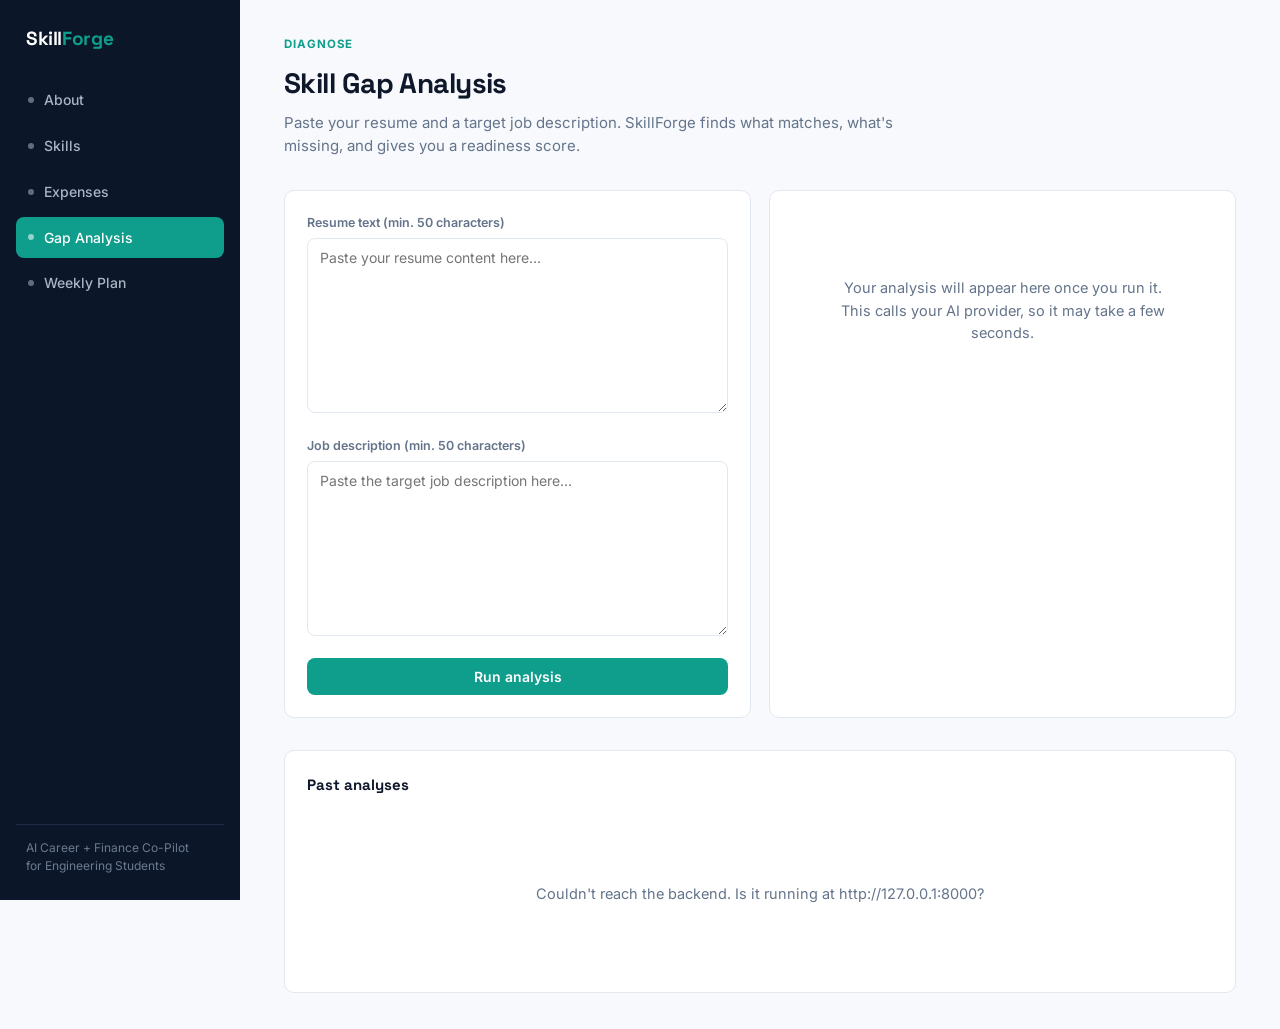
<file: skillforge/frontend/analysis.html>
<!doctype html>
<html lang="en">
  <head>
    <meta charset="UTF-8" />
    <meta name="viewport" content="width=device-width, initial-scale=1.0" />
    <title>Gap Analysis — SkillForge</title>
    <link rel="stylesheet" href="css/style.css" />
  </head>
  <body>
    <div class="app">
      <div id="sidebar-mount" data-active="analysis"></div>

      <main>
        <p class="eyebrow">Diagnose</p>
        <h1 class="page-title">Skill Gap Analysis</h1>
        <p class="page-sub">
          Paste your resume and a target job description. SkillForge finds what
          matches, what's missing, and gives you a readiness score.
        </p>

        <div class="grid-2 section-gap">
          <div class="card">
            <div class="field">
              <label for="resume">Resume text (min. 50 characters)</label>
              <textarea
                id="resume"
                rows="9"
                placeholder="Paste your resume content here…"
              ></textarea>
            </div>
            <div class="field">
              <label for="jd">Job description (min. 50 characters)</label>
              <textarea
                id="jd"
                rows="9"
                placeholder="Paste the target job description here…"
              ></textarea>
            </div>
            <button
              class="btn"
              id="run-btn"
              style="width: 100%; justify-content: center"
            >
              Run analysis
            </button>
          </div>

          <div class="card" id="result-card">
            <p class="empty" id="result-placeholder">
              Your analysis will appear here once you run it.<br />This calls
              your AI provider, so it may take a few seconds.
            </p>
            <div id="result-content" style="display: none"></div>
          </div>
        </div>

        <div class="card" id="history-card" style="padding: 0">
          <div style="padding: 22px 22px 0 22px">
            <h3 style="margin: 0; font-size: 15px">Past analyses</h3>
          </div>
          <div id="history-list" style="padding: 22px">
            <p class="empty">Loading…</p>
          </div>
        </div>
      </main>
    </div>

    <script src="js/api.js"></script>
    <script src="js/sidebar.js"></script>
    <script>
      let lastAnalysisId = null;

      function renderResult(a) {
        lastAnalysisId = a.id;
        const gap = a.gap_analysis || {};
        const extracted = a.extracted_skills || {};
        const matching = extracted.matching_skills || [];
        const missing = extracted.missing_skills || [];
        const priorities = gap.priority_skills_to_learn || [];

        document.getElementById("result-placeholder").style.display = "none";
        const content = document.getElementById("result-content");
        content.style.display = "block";
        content.innerHTML = `
      <div style="display:flex; justify-content:space-between; align-items:center; margin-bottom:16px;">
        <div>
          <p class="stat-label">Readiness score</p>
          <p class="stat-value">${a.readiness_score}<span style="font-size:16px; color:var(--muted);">/100</span></p>
        </div>
        <a class="btn secondary" href="plan.html?analysis_id=${a.id}">Generate weekly plan →</a>
      </div>
      ${gap.summary ? `<p style="font-size:13.5px; color:var(--muted); margin-bottom:18px;">${escapeHtml(gap.summary)}</p>` : ""}
      <div style="margin-bottom:16px;">
        <p class="stat-label" style="margin-bottom:8px;">Matching skills</p>
        <div>${matching.map((s) => `<span class="badge" style="margin:0 6px 6px 0; display:inline-block;">${escapeHtml(s)}</span>`).join("") || '<span style="color:var(--muted); font-size:13px;">None found</span>'}</div>
      </div>
      <div>
        <p class="stat-label" style="margin-bottom:8px;">Missing skills</p>
        <div>${missing.map((s) => `<span class="badge warn" style="margin:0 6px 6px 0; display:inline-block;">${escapeHtml(s)}</span>`).join("") || '<span style="color:var(--muted); font-size:13px;">None — great coverage</span>'}</div>
      </div>
      ${
        priorities.length
          ? `
      <div style="margin-top:18px;">
        <p class="stat-label" style="margin-bottom:8px;">Priority to learn first</p>
        <table>
          <thead><tr><th>Skill</th><th>Why</th><th>Est. weeks</th></tr></thead>
          <tbody>
            ${priorities.map((p) => `<tr><td><strong>${escapeHtml(p.skill)}</strong></td><td style="color:var(--muted); font-size:12.5px;">${escapeHtml(p.reason || "")}</td><td>${p.estimated_weeks ?? "—"}</td></tr>`).join("")}
          </tbody>
        </table>
      </div>`
          : ""
      }
    `;
      }

      document.getElementById("run-btn").addEventListener("click", async () => {
        const resume_text = document.getElementById("resume").value.trim();
        const job_description = document.getElementById("jd").value.trim();
        if (resume_text.length < 50 || job_description.length < 50) {
          showToast(
            "Resume and job description must each be at least 50 characters",
            true,
          );
          return;
        }
        const btn = document.getElementById("run-btn");
        btn.disabled = true;
        btn.innerHTML = `<span class="spinner"></span> Analyzing…`;
        try {
          const result = await apiRequest("/analyze/", {
            method: "POST",
            body: JSON.stringify({ resume_text, job_description }),
          });
          renderResult(result);
          showToast("Analysis complete");
          loadHistory();
        } catch (e) {
          showToast(e.message, true);
        } finally {
          btn.disabled = false;
          btn.textContent = "Run analysis";
        }
      });

      async function loadHistory() {
        const list = document.getElementById("history-list");
        try {
          const items = await apiRequest("/analyze/?limit=10");
          if (!items.length) {
            list.innerHTML = `<p class="empty">No analyses yet — run your first one above.</p>`;
            return;
          }
          list.innerHTML = `
        <table>
          <thead><tr><th>Date</th><th>Score</th><th>Missing skills</th><th></th></tr></thead>
          <tbody>
            ${items
              .map(
                (a) => `
              <tr>
                <td>${fmtDate(a.created_at)}</td>
                <td><span class="badge">${a.readiness_score}/100</span></td>
                <td style="color:var(--muted); font-size:12.5px;">${(a.extracted_skills.missing_skills || []).slice(0, 4).join(", ") || "—"}</td>
                <td style="text-align:right;"><a class="btn outline" style="padding:6px 12px; font-size:12.5px;" href="plan.html?analysis_id=${a.id}">Make plan</a></td>
              </tr>`,
              )
              .join("")}
          </tbody>
        </table>`;
        } catch (e) {
          list.innerHTML = `<p class="empty">Couldn't reach the backend. Is it running at http://127.0.0.1:8000?</p>`;
        }
      }

      loadHistory();
    </script>
  </body>
</html>
</file>
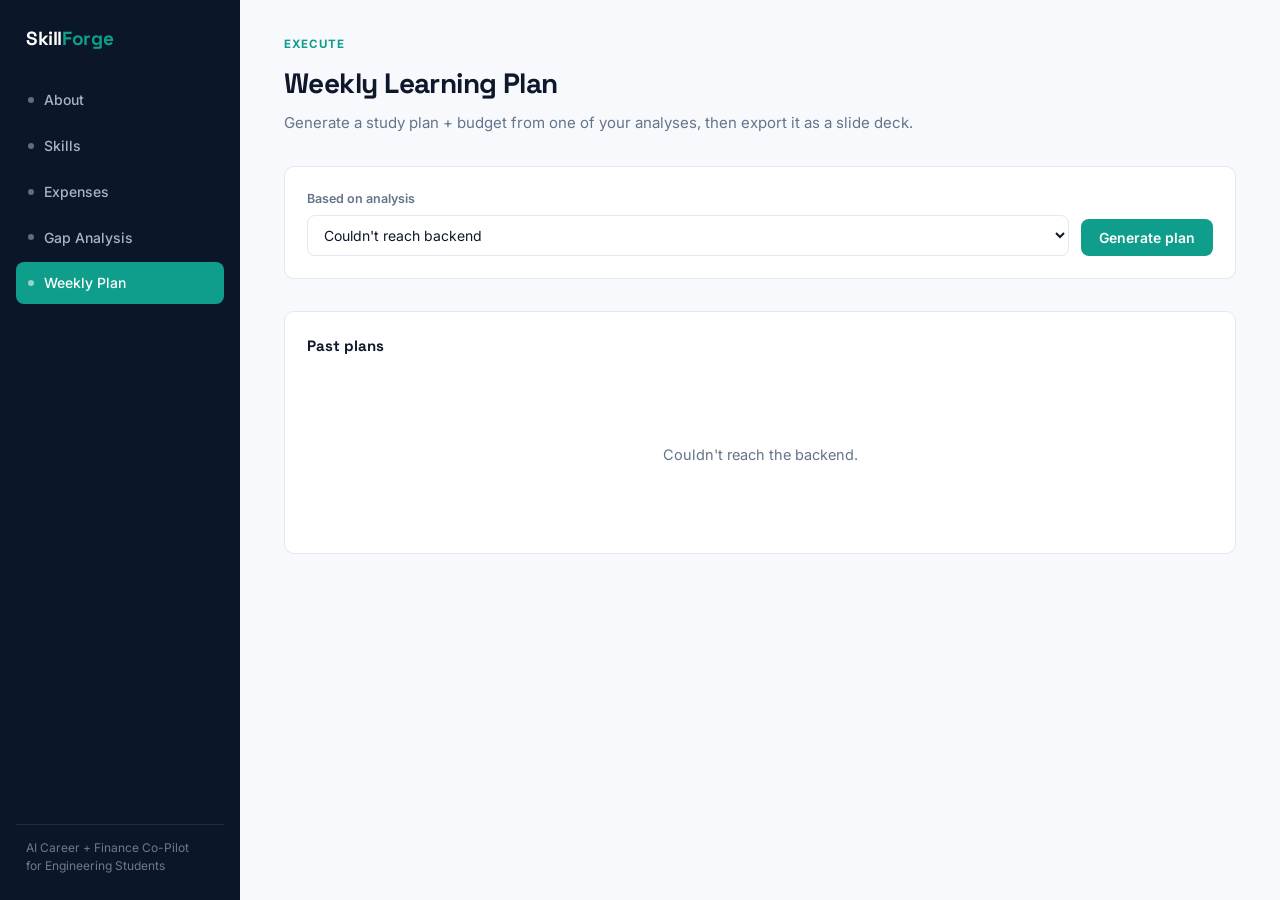
<file: skillforge/frontend/plan.html>
<!doctype html>
<html lang="en">
  <head>
    <meta charset="UTF-8" />
    <meta name="viewport" content="width=device-width, initial-scale=1.0" />
    <title>Weekly Plan — SkillForge</title>
    <link rel="stylesheet" href="css/style.css" />
  </head>
  <body>
    <div class="app">
      <div id="sidebar-mount" data-active="plan"></div>

      <main>
        <p class="eyebrow">Execute</p>
        <h1 class="page-title">Weekly Learning Plan</h1>
        <p class="page-sub">
          Generate a study plan + budget from one of your analyses, then export
          it as a slide deck.
        </p>

        <div class="card section-gap">
          <div
            style="display: flex; gap: 12px; align-items: end; flex-wrap: wrap"
          >
            <div
              class="field"
              style="flex: 1; min-width: 220px; margin-bottom: 0"
            >
              <label for="analysis-select">Based on analysis</label>
              <select id="analysis-select"></select>
            </div>
            <button class="btn" id="generate-btn">Generate plan</button>
          </div>
        </div>

        <div id="plan-content"></div>

        <div class="card" style="padding: 0; margin-top: 24px">
          <div style="padding: 22px 22px 0 22px">
            <h3 style="margin: 0; font-size: 15px">Past plans</h3>
          </div>
          <div id="plans-list" style="padding: 22px">
            <p class="empty">Loading…</p>
          </div>
        </div>
      </main>
    </div>

    <script src="js/api.js"></script>
    <script src="js/sidebar.js"></script>
    <script>
      async function loadAnalyses() {
        const sel = document.getElementById("analysis-select");
        try {
          const items = await apiRequest("/analyze/?limit=20");
          if (!items.length) {
            sel.innerHTML = `<option value="">No analyses yet — run one on the Gap Analysis page first</option>`;
            return;
          }
          sel.innerHTML = items
            .map(
              (a) =>
                `<option value="${a.id}">#${a.id} — Score ${a.readiness_score}/100 — ${fmtDate(a.created_at)}</option>`,
            )
            .join("");

          const params = new URLSearchParams(location.search);
          const preselect = params.get("analysis_id");
          if (preselect) sel.value = preselect;
        } catch (e) {
          sel.innerHTML = `<option value="">Couldn't reach backend</option>`;
        }
      }

      function renderPlan(plan) {
        const data = JSON.parse(plan.plan_json);
        const weeks = data.weekly_plan || [];
        const tips = data.tips || [];

        const contentEl = document.getElementById("plan-content");
        contentEl.dataset.planId = plan.id;
        contentEl.innerHTML = `
      <div class="grid-3 section-gap">
        <div class="card">
          <p class="stat-label">Duration</p>
          <p class="stat-value">${plan.week_number}<span style="font-size:14px; color:var(--muted);"> weeks</span></p>
        </div>
        <div class="card">
          <p class="stat-label">Total hours</p>
          <p class="stat-value">${plan.total_hours}<span style="font-size:14px; color:var(--muted);"> hrs</span></p>
        </div>
        <div class="card">
          <p class="stat-label">Recommended budget</p>
          <p class="stat-value">${fmtCurrency(plan.recommended_budget)}</p>
        </div>
      </div>

      <div class="card section-gap">
        <div style="display:flex; justify-content:space-between; align-items:center; margin-bottom:14px;">
          <h3 style="margin:0; font-size:15px;">${escapeHtml(plan.title)}</h3>
          <div style="display:flex; gap:8px;">
            <a class="btn secondary" href="${API_BASE}/plan/${plan.id}/export" target="_blank">⬇ Export as PPTX</a>
            <button class="btn danger" onclick="deletePlan(${plan.id})">🗑 Delete plan</button>
          </div>
        </div>
        ${weeks
          .map(
            (w) => `
          <div style="border-top:1px solid var(--border); padding:14px 0;">
            <div style="display:flex; justify-content:space-between;">
              <strong>Week ${w.week}: ${escapeHtml(w.focus_skill)}</strong>
              <span style="color:var(--muted); font-size:12.5px;">${w.daily_hours} hrs/day · ${fmtCurrency(w.estimated_cost_inr)}</span>
            </div>
            <ul style="margin:8px 0 0 18px; padding:0; font-size:13px; color:var(--muted);">
              ${(w.tasks || []).map((t) => `<li>${escapeHtml(t)}</li>`).join("")}
            </ul>
          </div>`,
          )
          .join("")}
        ${
          tips.length
            ? `
          <div style="border-top:1px solid var(--border); padding-top:14px; margin-top:6px;">
            <p class="stat-label" style="margin-bottom:8px;">Tips</p>
            <ul style="margin:0 0 0 18px; padding:0; font-size:13px; color:var(--muted);">
              ${tips.map((t) => `<li>${escapeHtml(t)}</li>`).join("")}
            </ul>
          </div>`
            : ""
        }
      </div>
    `;
      }

      document
        .getElementById("generate-btn")
        .addEventListener("click", async () => {
          const analysisId = document.getElementById("analysis-select").value;
          if (!analysisId) {
            showToast("Pick an analysis first", true);
            return;
          }
          const btn = document.getElementById("generate-btn");
          btn.disabled = true;
          btn.innerHTML = `<span class="spinner"></span> Generating…`;
          try {
            const plan = await apiRequest(`/plan/generate/${analysisId}`, {
              method: "POST",
            });
            renderPlan(plan);
            showToast("Plan generated");
            loadPlans();
          } catch (e) {
            showToast(e.message, true);
          } finally {
            btn.disabled = false;
            btn.textContent = "Generate plan";
          }
        });

      async function loadPlans() {
        const list = document.getElementById("plans-list");
        try {
          const plans = await apiRequest("/plan/?limit=10");
          if (!plans.length) {
            list.innerHTML = `<p class="empty">No plans generated yet.</p>`;
            return;
          }
          list.innerHTML = `
        <table>
          <thead><tr><th>Title</th><th>Weeks</th><th>Budget</th><th>Created</th><th></th></tr></thead>
          <tbody>
            ${plans
              .map(
                (p) => `
              <tr>
                <td><strong>${escapeHtml(p.title)}</strong></td>
                <td>${p.week_number}</td>
                <td>${fmtCurrency(p.recommended_budget)}</td>
                <td>${fmtDate(p.created_at)}</td>
                <td style="text-align:right; white-space:nowrap;">
                  <a class="btn outline" style="padding:6px 12px; font-size:12.5px;" href="${API_BASE}/plan/${p.id}/export" target="_blank">Export</a>
                  <button class="btn danger" style="padding:6px 12px; font-size:12.5px; margin-left:6px;" onclick="deletePlan(${p.id})">Delete</button>
                </td>
              </tr>`,
              )
              .join("")}
          </tbody>
        </table>`;
        } catch (e) {
          list.innerHTML = `<p class="empty">Couldn't reach the backend.</p>`;
        }
      }

      async function deletePlan(id) {
        if (!confirm("Delete this plan? This can't be undone.")) return;
        try {
          await apiRequest(`/plan/${id}`, { method: "DELETE" });
          showToast("Plan deleted");
          // If the plan currently shown in the detail panel was the one deleted, clear it
          const content = document.getElementById("plan-content");
          if (content && content.dataset.planId == id) {
            content.innerHTML = "";
            delete content.dataset.planId;
          }
          loadPlans();
        } catch (e) {
          showToast(e.message, true);
        }
      }

      loadAnalyses();
      loadPlans();
    </script>
  </body>
</html>
</file>
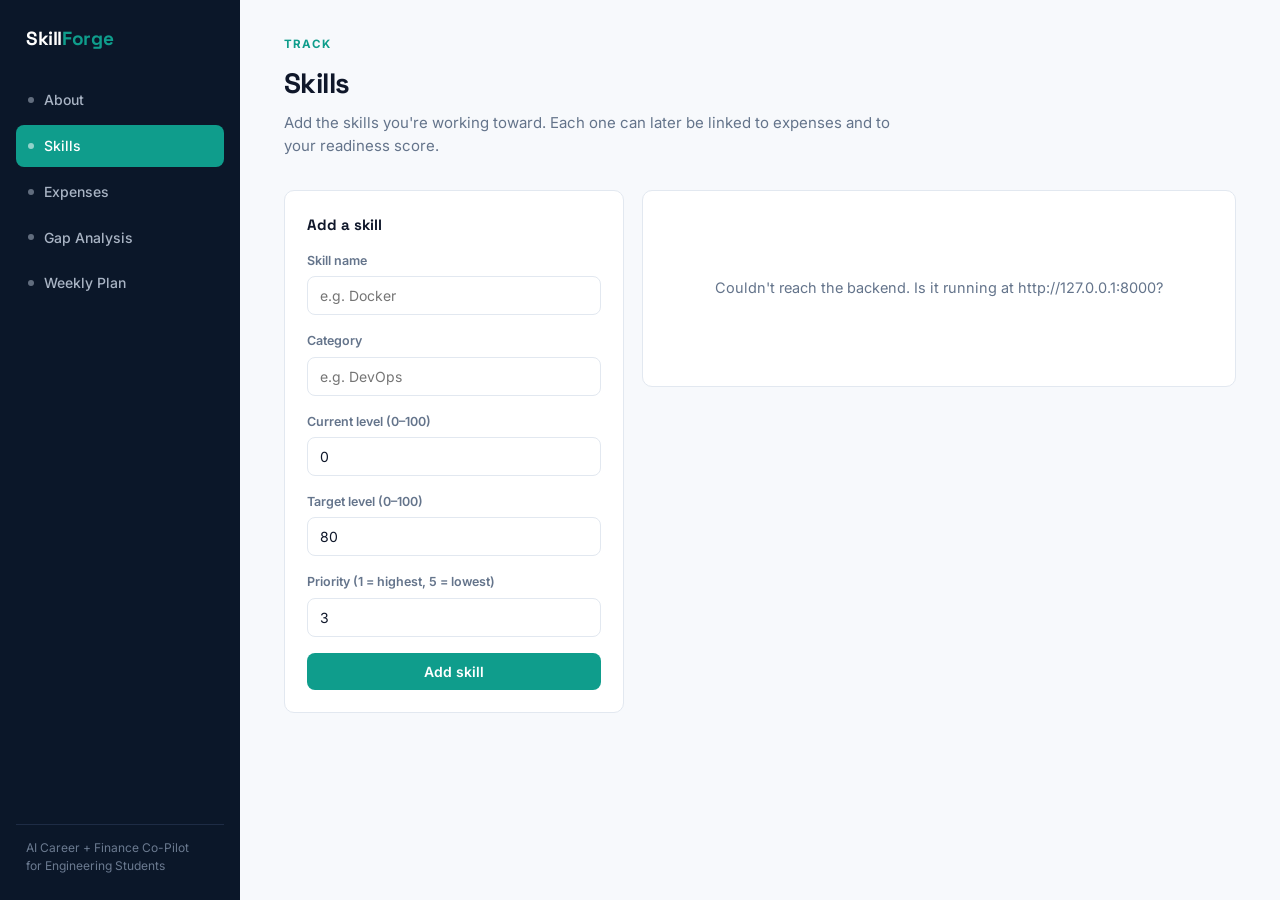
<file: skillforge/frontend/skill.html>
<!doctype html>
<html lang="en">
  <head>
    <meta charset="UTF-8" />
    <meta name="viewport" content="width=device-width, initial-scale=1.0" />
    <title>Skills — SkillForge</title>
    <link rel="stylesheet" href="css/style.css" />
  </head>
  <body>
    <div class="app">
      <div id="sidebar-mount" data-active="skills"></div>

      <main>
        <p class="eyebrow">Track</p>
        <h1 class="page-title">Skills</h1>
        <p class="page-sub">
          Add the skills you're working toward. Each one can later be linked to
          expenses and to your readiness score.
        </p>

        <div
          class="grid-2 section-gap"
          style="grid-template-columns: 340px 1fr; align-items: start"
        >
          <div class="card">
            <h3 style="margin-top: 0; font-size: 15px">Add a skill</h3>
            <form id="skill-form">
              <div class="field">
                <label for="s-name">Skill name</label>
                <input id="s-name" placeholder="e.g. Docker" required />
              </div>
              <div class="field">
                <label for="s-category">Category</label>
                <input id="s-category" placeholder="e.g. DevOps" />
              </div>
              <div class="field">
                <label for="s-current">Current level (0–100)</label>
                <input
                  id="s-current"
                  type="number"
                  min="0"
                  max="100"
                  value="0"
                />
              </div>
              <div class="field">
                <label for="s-target">Target level (0–100)</label>
                <input
                  id="s-target"
                  type="number"
                  min="0"
                  max="100"
                  value="80"
                />
              </div>
              <div class="field">
                <label for="s-priority"
                  >Priority (1 = highest, 5 = lowest)</label
                >
                <input
                  id="s-priority"
                  type="number"
                  min="1"
                  max="5"
                  value="3"
                />
              </div>
              <button
                class="btn"
                type="submit"
                style="width: 100%; justify-content: center"
              >
                Add skill
              </button>
            </form>
          </div>

          <div class="card" style="padding: 0">
            <div id="skills-list" style="padding: 22px">
              <p class="empty">Loading…</p>
            </div>
          </div>
        </div>
      </main>
    </div>

    <script src="js/api.js"></script>
    <script src="js/sidebar.js"></script>
    <script>
      let skills = [];

      async function loadSkills() {
        const list = document.getElementById("skills-list");
        try {
          skills = await apiRequest("/skills/");
          renderSkills();
        } catch (e) {
          list.innerHTML = `<p class="empty">Couldn't reach the backend. Is it running at http://127.0.0.1:8000?</p>`;
        }
      }

      function renderSkills() {
        const list = document.getElementById("skills-list");
        if (!skills.length) {
          list.innerHTML = `<p class="empty">No skills yet — add your first one on the left.</p>`;
          return;
        }
        const rows = skills
          .map(
            (s) => `
      <tr>
        <td><strong>${escapeHtml(s.name)}</strong>${s.category ? `<br/><span style="color:var(--muted); font-size:12px;">${escapeHtml(s.category)}</span>` : ""}</td>
        <td>${s.current_level} / ${s.target_level}</td>
        <td><span class="badge ${s.priority <= 2 ? "warn" : ""}">P${s.priority}</span></td>
        <td style="text-align:right;">
          <button class="btn outline" style="padding:6px 12px; font-size:12.5px;" onclick="deleteSkill(${s.id})">Delete</button>
        </td>
      </tr>`,
          )
          .join("");

        list.innerHTML = `
      <table>
        <thead><tr><th>Skill</th><th>Level (current / target)</th><th>Priority</th><th></th></tr></thead>
        <tbody>${rows}</tbody>
      </table>`;
      }

      async function deleteSkill(id) {
        if (
          !confirm("Delete this skill? Related expenses will also be removed.")
        )
          return;
        try {
          await apiRequest(`/skills/${id}`, { method: "DELETE" });
          showToast("Skill deleted");
          loadSkills();
        } catch (e) {
          showToast(e.message, true);
        }
      }

      document
        .getElementById("skill-form")
        .addEventListener("submit", async (e) => {
          e.preventDefault();
          const payload = {
            name: document.getElementById("s-name").value.trim(),
            category:
              document.getElementById("s-category").value.trim() || null,
            current_level: Number(document.getElementById("s-current").value),
            target_level: Number(document.getElementById("s-target").value),
            priority: Number(document.getElementById("s-priority").value),
          };
          try {
            await apiRequest("/skills/", {
              method: "POST",
              body: JSON.stringify(payload),
            });
            showToast(`"${payload.name}" added`);
            e.target.reset();
            document.getElementById("s-current").value = 0;
            document.getElementById("s-target").value = 80;
            document.getElementById("s-priority").value = 3;
            loadSkills();
          } catch (err) {
            showToast(err.message, true);
          }
        });

      loadSkills();
    </script>
  </body>
</html>
</file>
<file: skillforge/frontend/css/style.css>
@import url("https://fonts.googleapis.com/css2?family=Space+Grotesk:wght@500;600;700&family=Inter:wght@400;500;600;700&display=swap");

:root {
  --navy: #0b1729;
  --navy-2: #16233b;
  --teal: #0f9d8c;
  --teal-light: #e6f5f3;
  --danger: #dc2626;
  --danger-light: #fdeded;
  --bg: #f7f9fc;
  --card: #ffffff;
  --border: #e2e8f0;
  --text: #0f172a;
  --muted: #64748b;
  --radius: 10px;
}

* {
  box-sizing: border-box;
}

body {
  margin: 0;
  background: var(--bg);
  color: var(--text);
  font-family: "Inter", system-ui, sans-serif;
  font-size: 14.5px;
  line-height: 1.55;
}

h1,
h2,
h3,
h4,
.num,
.brand {
  font-family: "Space Grotesk", "Inter", sans-serif;
}

a {
  color: inherit;
  text-decoration: none;
}

.app {
  display: grid;
  grid-template-columns: 240px 1fr;
  min-height: 100vh;
}

.sidebar {
  background: var(--navy);
  color: #e5eaf2;
  padding: 24px 16px;
  display: flex;
  flex-direction: column;
  gap: 4px;
  position: sticky;
  top: 0;
  height: 100vh;
}

.brand {
  font-weight: 700;
  font-size: 19px;
  color: #fff;
  padding: 0 10px 22px 10px;
  letter-spacing: -0.02em;
}
.brand span {
  color: var(--teal);
}

.nav-link {
  display: flex;
  align-items: center;
  gap: 10px;
  padding: 10px 12px;
  border-radius: 8px;
  color: #a9b4c4;
  font-weight: 500;
  font-size: 14px;
  transition:
    background 0.15s,
    color 0.15s;
}
.nav-link:hover {
  background: var(--navy-2);
  color: #fff;
}
.nav-link.active {
  background: var(--teal);
  color: #fff;
}
.nav-link .dot {
  width: 6px;
  height: 6px;
  border-radius: 50%;
  background: currentColor;
  opacity: 0.55;
}

.sidebar-footer {
  margin-top: auto;
  padding: 12px 10px 0 10px;
  font-size: 12px;
  color: #6b7a90;
  border-top: 1px solid #1e2c45;
  padding-top: 14px;
}

main {
  padding: 36px 44px;
  max-width: 1180px;
}

.eyebrow {
  text-transform: uppercase;
  letter-spacing: 0.08em;
  font-size: 11.5px;
  font-weight: 700;
  color: var(--teal);
  margin: 0 0 8px 0;
}

.page-title {
  font-size: 28px;
  font-weight: 700;
  margin: 0 0 6px 0;
  letter-spacing: -0.02em;
}

.page-sub {
  color: var(--muted);
  font-size: 15px;
  margin: 0 0 32px 0;
  max-width: 640px;
}

.card {
  background: var(--card);
  border: 1px solid var(--border);
  border-radius: var(--radius);
  padding: 22px;
}

.grid-2 {
  display: grid;
  grid-template-columns: 1fr 1fr;
  gap: 18px;
}
.grid-3 {
  display: grid;
  grid-template-columns: repeat(3, 1fr);
  gap: 18px;
}

.stat-label {
  font-size: 12px;
  color: var(--muted);
  text-transform: uppercase;
  letter-spacing: 0.05em;
  font-weight: 600;
}
.stat-value {
  font-size: 30px;
  font-weight: 700;
  margin-top: 4px;
}

.btn {
  display: inline-flex;
  align-items: center;
  gap: 8px;
  background: var(--teal);
  color: #fff;
  border: none;
  padding: 10px 18px;
  border-radius: 8px;
  font-weight: 600;
  font-size: 14px;
  cursor: pointer;
  font-family: inherit;
  transition: opacity 0.15s;
}
.btn:hover {
  opacity: 0.88;
}
.btn:disabled {
  opacity: 0.5;
  cursor: not-allowed;
}
.btn.secondary {
  background: var(--navy);
}
.btn.danger {
  background: var(--danger);
}
.btn.outline {
  background: transparent;
  border: 1px solid var(--border);
  color: var(--text);
}

input,
textarea,
select {
  width: 100%;
  padding: 10px 12px;
  border: 1px solid var(--border);
  border-radius: 8px;
  font-family: inherit;
  font-size: 14px;
  background: #fff;
  color: var(--text);
}
input:focus,
textarea:focus,
select:focus {
  outline: 2px solid var(--teal);
  outline-offset: 1px;
  border-color: var(--teal);
}
label {
  display: block;
  font-size: 12.5px;
  font-weight: 600;
  color: var(--muted);
  margin-bottom: 6px;
}
.field {
  margin-bottom: 16px;
}

table {
  width: 100%;
  border-collapse: collapse;
  font-size: 14px;
}
th {
  text-align: left;
  font-size: 11.5px;
  text-transform: uppercase;
  letter-spacing: 0.05em;
  color: var(--muted);
  padding: 10px 12px;
  border-bottom: 1px solid var(--border);
}
td {
  padding: 12px;
  border-bottom: 1px solid var(--border);
}
tr:last-child td {
  border-bottom: none;
}

.badge {
  display: inline-block;
  padding: 3px 9px;
  border-radius: 100px;
  font-size: 11.5px;
  font-weight: 700;
  background: var(--teal-light);
  color: var(--teal);
}
.badge.warn {
  background: var(--danger-light);
  color: var(--danger);
}

.empty {
  text-align: center;
  padding: 50px 20px;
  color: var(--muted);
}

.toast {
  position: fixed;
  bottom: 24px;
  right: 24px;
  background: var(--navy);
  color: #fff;
  padding: 12px 18px;
  border-radius: 8px;
  font-size: 13.5px;
  font-weight: 500;
  opacity: 0;
  transform: translateY(8px);
  transition:
    opacity 0.2s,
    transform 0.2s;
  pointer-events: none;
  z-index: 999;
}
.toast.show {
  opacity: 1;
  transform: translateY(0);
}
.toast.error {
  background: var(--danger);
}

.spinner {
  width: 16px;
  height: 16px;
  border: 2px solid rgba(255, 255, 255, 0.4);
  border-top-color: #fff;
  border-radius: 50%;
  animation: spin 0.7s linear infinite;
  display: inline-block;
}
@keyframes spin {
  to {
    transform: rotate(360deg);
  }
}

.section-gap {
  margin-bottom: 32px;
}

.pipeline {
  display: flex;
  align-items: stretch;
  gap: 0;
  margin: 28px 0 8px 0;
}
.pipe-step {
  flex: 1;
  background: var(--card);
  border: 1px solid var(--border);
  border-radius: var(--radius);
  padding: 18px 16px;
  position: relative;
}
.pipe-num {
  font-size: 12px;
  font-weight: 700;
  color: var(--teal);
  margin-bottom: 8px;
}
.pipe-title {
  font-weight: 700;
  font-size: 14.5px;
  margin-bottom: 4px;
}
.pipe-desc {
  font-size: 12.5px;
  color: var(--muted);
  line-height: 1.5;
}
.pipe-arrow {
  display: flex;
  align-items: center;
  justify-content: center;
  width: 28px;
  color: var(--muted);
  font-size: 16px;
}

@media (max-width: 860px) {
  .app {
    grid-template-columns: 1fr;
  }
  .sidebar {
    position: static;
    height: auto;
    flex-direction: row;
    overflow-x: auto;
  }
  main {
    padding: 24px;
  }
  .grid-2,
  .grid-3 {
    grid-template-columns: 1fr;
  }
  .pipeline {
    flex-direction: column;
  }
  .pipe-arrow {
    transform: rotate(90deg);
  }
}
</file>
